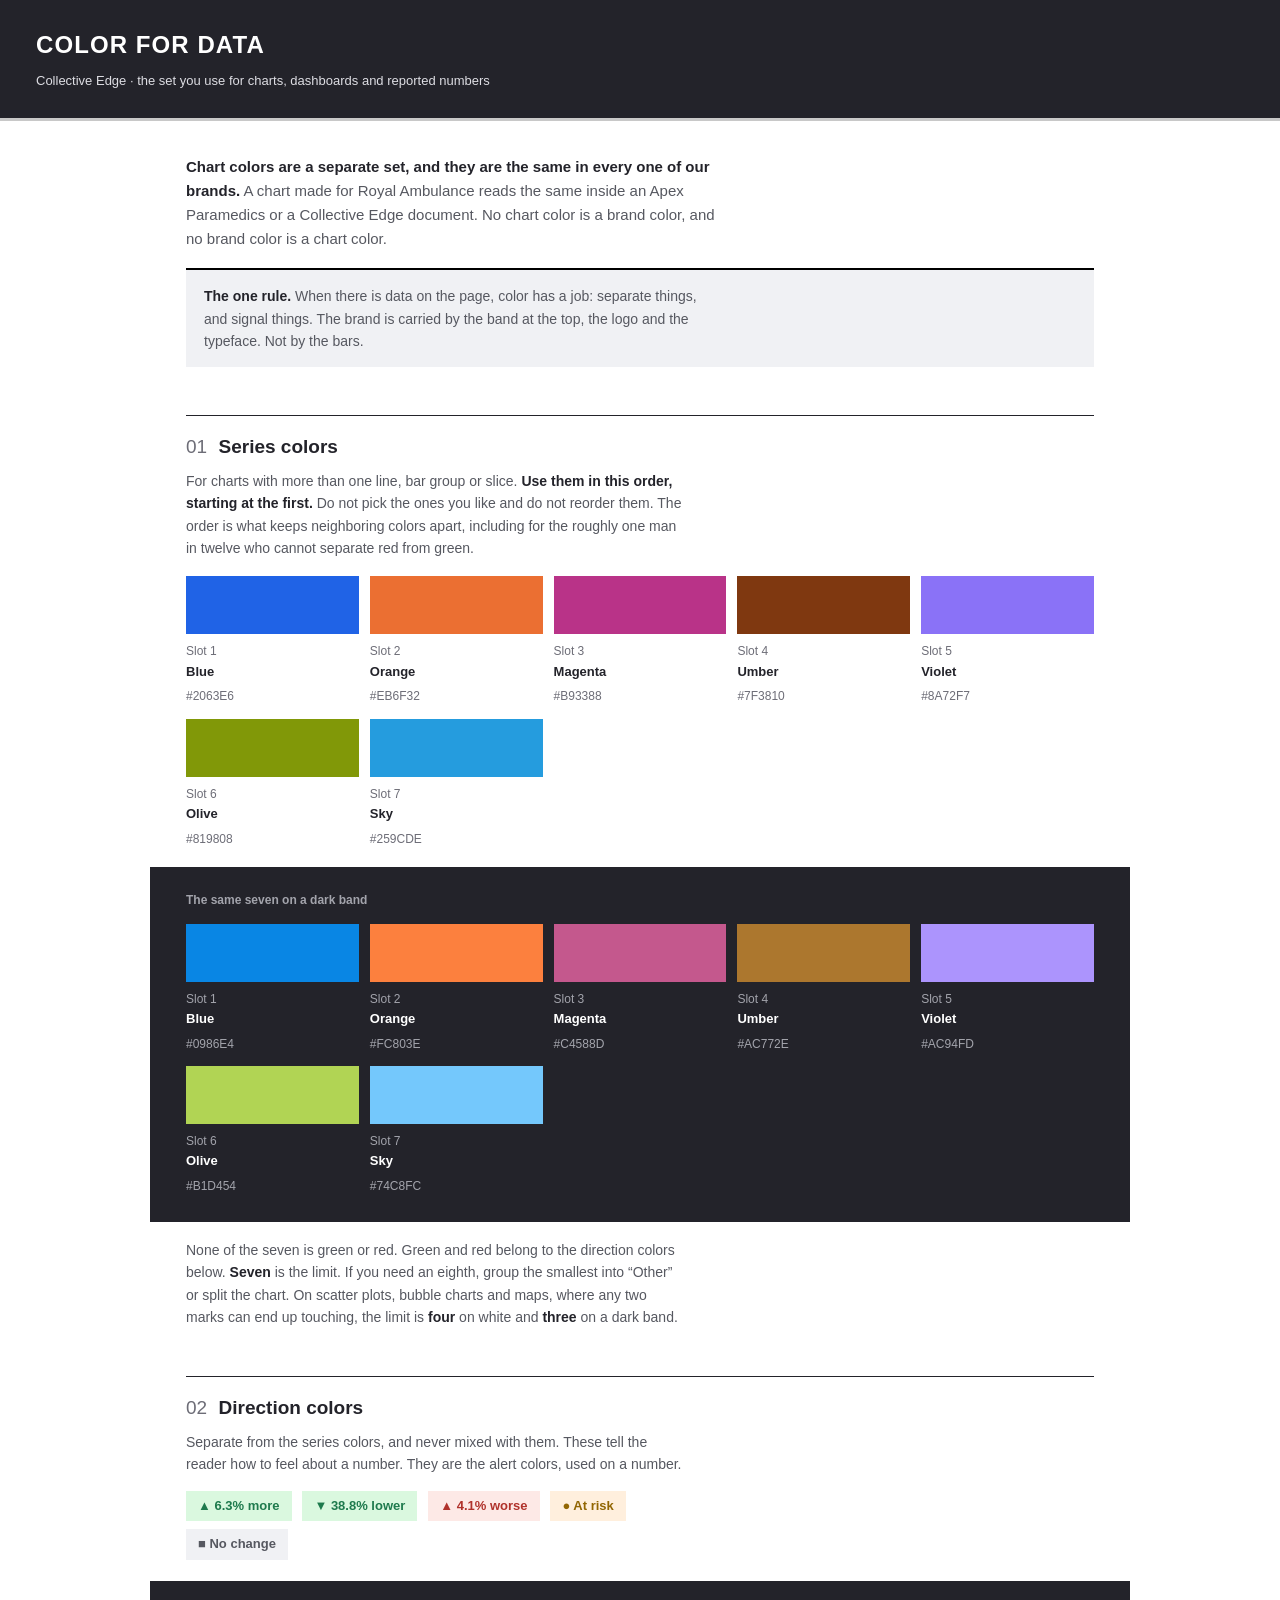
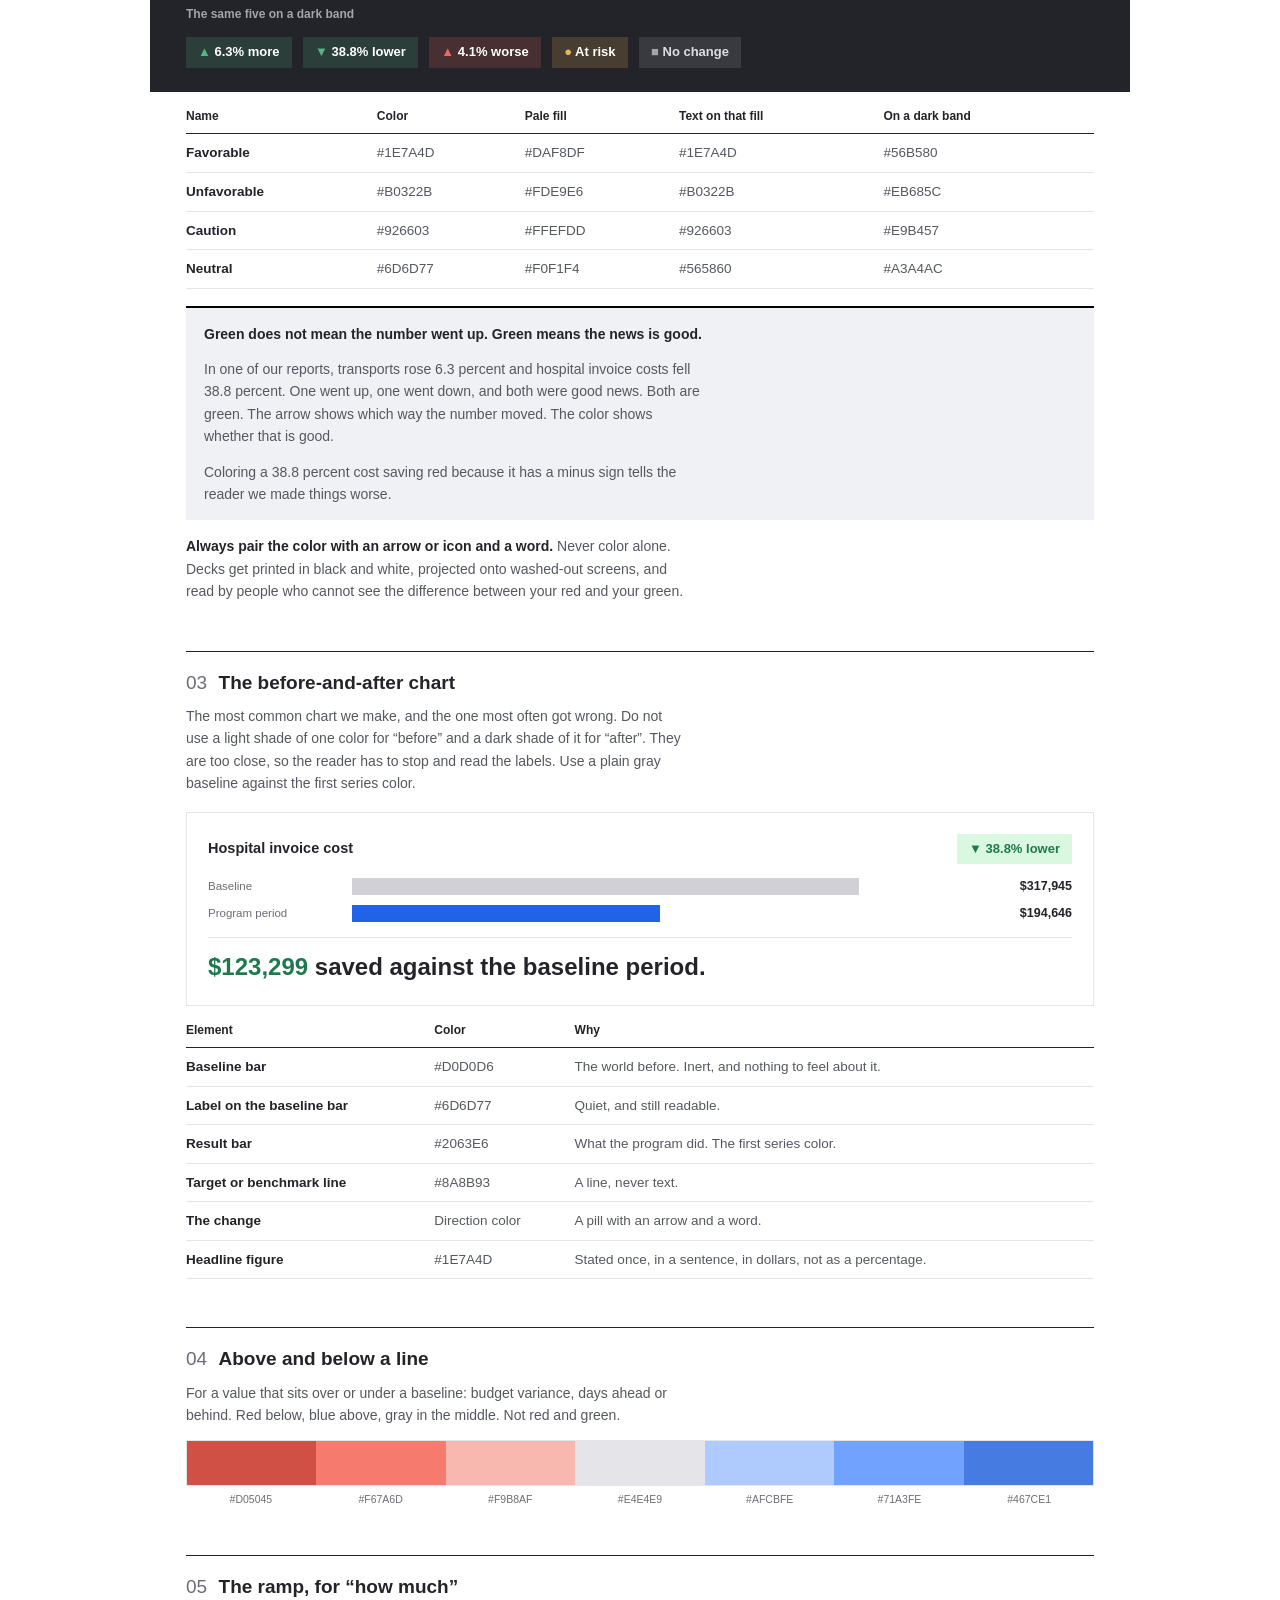
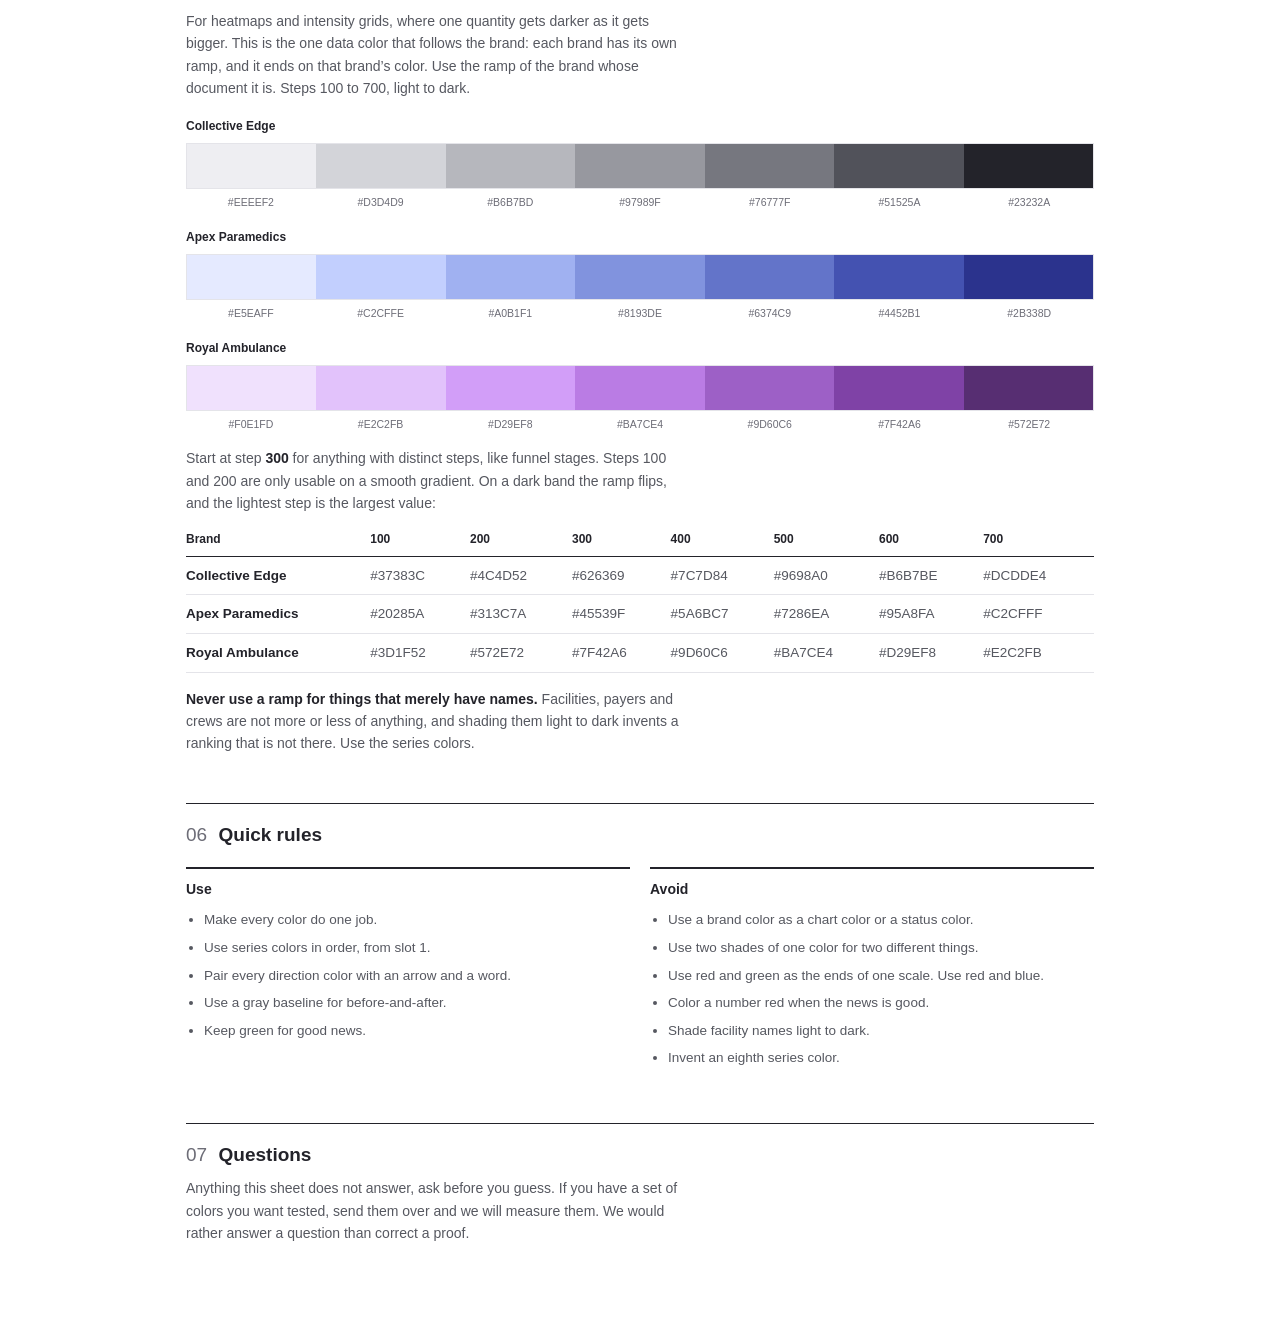
<file: for-humans/data-color-sheet.html>
<!doctype html>
<html lang="en">
<head>
<meta charset="utf-8">
<meta name="viewport" content="width=device-width, initial-scale=1">
<title>Collective Edge · color for data</title>
<!--
  Self-contained. No install, no network, no account. Open it in a browser.
  Every value below is a literal hex so this file keeps working offline and
  after any change to the kit. If it disagrees with reference/data-color.md
  in the repository, the repository is right.
-->
<style>
  :root{
    --ink:#23232A; --ink-2:#565860; --ink-3:#6D6D77;
    --paper:#FFFFFF; --rule:#E4E4E9; --border:#D0D0D6; --surface:#F0F1F4; --brand:#000000; --band:#23232A; --band-rule:#C8C8C8;
    --s1:#2063e6; --s2:#eb6f32; --s3:#b93388; --s4:#7f3810; --s5:#8a72f7; --s6:#819808; --s7:#259cde;
    --d1:#0986e4; --d2:#fc803e; --d3:#c4588d; --d4:#ac772e; --d5:#ac94fd; --d6:#b1d454; --d7:#74c8fc;
    --fav:#1E7A4D; --fav-t:#DAF8DF; --fav-i:#1E7A4D; --fav-d:#56B580;
    --unf:#B0322B; --unf-t:#FDE9E6; --unf-i:#B0322B; --unf-d:#EB685C;
    --cau:#926603; --cau-t:#FFEFDD; --cau-i:#926603; --cau-d:#E9B457;
    --neu:#6D6D77; --neu-t:#F0F1F4; --neu-i:#565860; --neu-d:#A3A4AC;
    --base:#D0D0D6;
  }
  *{box-sizing:border-box}
  body{margin:0;background:var(--paper);color:var(--ink);line-height:1.6;
    font-family:"Montserrat","Helvetica Neue",Helvetica,Arial,sans-serif;}
  .band{background:var(--band);color:#fff;padding:26px 36px;border-bottom:3px solid var(--band-rule);}
  .band h1{margin:0;font-size:24px;font-weight:600;letter-spacing:.045em;text-transform:uppercase;}
  .band p{margin:7px 0 0;color:#DDDDE3;font-size:13px;}
  .sheet{max-width:980px;margin:0 auto;padding:34px 36px 80px;}
  section{margin-top:48px;border-top:1px solid var(--ink);padding-top:16px;}
  h2{font-size:19px;font-weight:700;margin:0 0 7px;}
  h2 .num{font-weight:400;color:var(--ink-3);margin-right:.6em;font-variant-numeric:tabular-nums;}
  p{margin:0 0 13px;color:var(--ink-2);max-width:64ch;font-size:14px;}
  p strong{color:var(--ink);}
  .grid{display:grid;grid-template-columns:repeat(auto-fill,minmax(146px,1fr));gap:11px;margin-top:17px;}
  .sw .chip{height:58px;display:block;}
  .sw .m{padding:8px 0 0;}
  .sw .n{font-size:13px;font-weight:600;display:block;}
  .sw .h{font-size:12px;color:var(--ink-3);font-variant-numeric:tabular-nums;}
  .sw .o{font-size:12px;color:var(--ink-3);display:block;}
  .dark{background:var(--band);padding:24px 36px;margin:17px -36px 0;}
  .dark .sw .n{color:#fff;} .dark .sw .h,.dark .sw .o{color:#A3A4AC;}
  .dark .lab{color:#A3A4AC;font-size:12px;font-weight:600;margin:0 0 13px;}
  .pill{display:inline-block;padding:5px 12px;font-size:13px;font-weight:600;margin:0 7px 8px 0;}
  .ramp{display:flex;border:1px solid var(--rule);overflow:hidden;margin-top:6px;}
  .ramp span{flex:1;height:44px;display:block;}
  .rl{display:flex;margin-top:5px;}
  .rl span{flex:1;text-align:center;font-size:10.5px;color:var(--ink-3);font-variant-numeric:tabular-nums;}
  .rn{font-size:12px;font-weight:600;color:var(--ink);margin:18px 0 0;}
  .demo{border:1px solid var(--rule);padding:21px;margin-top:17px;}
  .bar{display:grid;grid-template-columns:132px 1fr 104px;align-items:center;gap:12px;margin-bottom:7px;}
  .bar .l{font-size:11.5px;color:var(--ink-3);}
  .bar .t{height:17px;} .bar .f{height:100%;}
  .bar .v{font-size:12.5px;font-weight:700;text-align:right;font-variant-numeric:tabular-nums;}
  .head{display:flex;align-items:center;justify-content:space-between;gap:14px;margin-bottom:12px;flex-wrap:wrap;}
  .head .t{font-weight:700;font-size:14.5px;}
  table{border-collapse:collapse;width:100%;margin-top:15px;font-size:13.5px;}
  th{text-align:left;font-size:12px;font-weight:600;color:var(--ink);padding:0 12px 7px 0;border-bottom:1px solid var(--ink);}
  td{padding:8px 12px 8px 0;border-bottom:1px solid var(--rule);color:var(--ink-2);vertical-align:top;font-variant-numeric:tabular-nums;}
  td:first-child{color:var(--ink);font-weight:600;}
  .note{border-top:2px solid var(--brand);background:var(--surface);padding:15px 18px;margin-top:17px;}
  .note p:last-child{margin-bottom:0;}
  .cols h3{font-size:14px;font-weight:600;color:var(--ink);margin:0 0 9px;padding-top:9px;border-top:2px solid var(--ink);}
  .cols{display:grid;grid-template-columns:repeat(auto-fit,minmax(255px,1fr));gap:20px;margin-top:17px;}
  ul{margin:0;padding-left:18px;color:var(--ink-2);font-size:13.5px;}
  li{margin-bottom:6px;}
  @media print{.band,.dark,.chip,.ramp span,.pill,.bar .f,.note{-webkit-print-color-adjust:exact;print-color-adjust:exact;}}
</style>
</head>
<body>

<div class="band">
  <h1>Color for data</h1>
  <p>Collective Edge · the set you use for charts, dashboards and reported numbers</p>
</div>

<div class="sheet">

<p style="font-size:15px;"><strong>Chart colors are a separate set, and they are the same in every one of our brands.</strong> A chart made for Royal Ambulance reads the same inside an Apex Paramedics or a Collective Edge document. No chart color is a brand color, and no brand color is a chart color.</p>

<div class="note">
<p><strong>The one rule.</strong> When there is data on the page, color has a job: separate things, and signal things. The brand is carried by the band at the top, the logo and the typeface. Not by the bars.</p>
</div>

<section>
<h2><span class="num">01</span>Series colors</h2>
<p>For charts with more than one line, bar group or slice. <strong>Use them in this order, starting at the first.</strong> Do not pick the ones you like and do not reorder them. The order is what keeps neighboring colors apart, including for the roughly one man in twelve who cannot separate red from green.</p>
<div class="grid">
  <div class="sw"><span class="chip" style="background:var(--s1)"></span><div class="m"><span class="o">Slot 1</span><span class="n">Blue</span><span class="h">#2063E6</span></div></div>
  <div class="sw"><span class="chip" style="background:var(--s2)"></span><div class="m"><span class="o">Slot 2</span><span class="n">Orange</span><span class="h">#EB6F32</span></div></div>
  <div class="sw"><span class="chip" style="background:var(--s3)"></span><div class="m"><span class="o">Slot 3</span><span class="n">Magenta</span><span class="h">#B93388</span></div></div>
  <div class="sw"><span class="chip" style="background:var(--s4)"></span><div class="m"><span class="o">Slot 4</span><span class="n">Umber</span><span class="h">#7F3810</span></div></div>
  <div class="sw"><span class="chip" style="background:var(--s5)"></span><div class="m"><span class="o">Slot 5</span><span class="n">Violet</span><span class="h">#8A72F7</span></div></div>
  <div class="sw"><span class="chip" style="background:var(--s6)"></span><div class="m"><span class="o">Slot 6</span><span class="n">Olive</span><span class="h">#819808</span></div></div>
  <div class="sw"><span class="chip" style="background:var(--s7)"></span><div class="m"><span class="o">Slot 7</span><span class="n">Sky</span><span class="h">#259CDE</span></div></div>
</div>

<div class="dark">
  <p class="lab">The same seven on a dark band</p>
  <div class="grid" style="margin-top:0">
    <div class="sw"><span class="chip" style="background:var(--d1)"></span><div class="m"><span class="o">Slot 1</span><span class="n">Blue</span><span class="h">#0986E4</span></div></div>
    <div class="sw"><span class="chip" style="background:var(--d2)"></span><div class="m"><span class="o">Slot 2</span><span class="n">Orange</span><span class="h">#FC803E</span></div></div>
    <div class="sw"><span class="chip" style="background:var(--d3)"></span><div class="m"><span class="o">Slot 3</span><span class="n">Magenta</span><span class="h">#C4588D</span></div></div>
    <div class="sw"><span class="chip" style="background:var(--d4)"></span><div class="m"><span class="o">Slot 4</span><span class="n">Umber</span><span class="h">#AC772E</span></div></div>
    <div class="sw"><span class="chip" style="background:var(--d5)"></span><div class="m"><span class="o">Slot 5</span><span class="n">Violet</span><span class="h">#AC94FD</span></div></div>
    <div class="sw"><span class="chip" style="background:var(--d6)"></span><div class="m"><span class="o">Slot 6</span><span class="n">Olive</span><span class="h">#B1D454</span></div></div>
    <div class="sw"><span class="chip" style="background:var(--d7)"></span><div class="m"><span class="o">Slot 7</span><span class="n">Sky</span><span class="h">#74C8FC</span></div></div>
  </div>
</div>

<p style="margin-top:17px;">None of the seven is green or red. Green and red belong to the direction colors below. <strong>Seven</strong> is the limit. If you need an eighth, group the smallest into “Other” or split the chart. On scatter plots, bubble charts and maps, where any two marks can end up touching, the limit is <strong>four</strong> on white and <strong>three</strong> on a dark band.</p>
</section>

<section>
<h2><span class="num">02</span>Direction colors</h2>
<p>Separate from the series colors, and never mixed with them. These tell the reader how to feel about a number. They are the alert colors, used on a number.</p>
<p style="margin-top:15px;">
  <span class="pill" style="background:var(--fav-t);color:var(--fav-i)">&#9650; 6.3% more</span>
  <span class="pill" style="background:var(--fav-t);color:var(--fav-i)">&#9660; 38.8% lower</span>
  <span class="pill" style="background:var(--unf-t);color:var(--unf-i)">&#9650; 4.1% worse</span>
  <span class="pill" style="background:var(--cau-t);color:var(--cau-i)">&#9679; At risk</span>
  <span class="pill" style="background:var(--neu-t);color:var(--neu-i)">&#9632; No change</span>
</p>
<div class="dark" style="margin-top:6px;padding-bottom:16px;">
  <p class="lab">The same five on a dark band</p>
  <span class="pill" style="background:rgba(86,181,128,.18);color:#fff"><span style="color:var(--fav-d)">&#9650;</span> 6.3% more</span>
  <span class="pill" style="background:rgba(86,181,128,.18);color:#fff"><span style="color:var(--fav-d)">&#9660;</span> 38.8% lower</span>
  <span class="pill" style="background:rgba(235,104,92,.18);color:#fff"><span style="color:var(--unf-d)">&#9650;</span> 4.1% worse</span>
  <span class="pill" style="background:rgba(233,180,87,.18);color:#fff"><span style="color:var(--cau-d)">&#9679;</span> At risk</span>
  <span class="pill" style="background:rgba(255,255,255,.10);color:#DDDDE3"><span style="color:var(--neu-d)">&#9632;</span> No change</span>
</div>
<table>
<tr><th>Name</th><th>Color</th><th>Pale fill</th><th>Text on that fill</th><th>On a dark band</th></tr>
<tr><td>Favorable</td><td>#1E7A4D</td><td>#DAF8DF</td><td>#1E7A4D</td><td>#56B580</td></tr>
<tr><td>Unfavorable</td><td>#B0322B</td><td>#FDE9E6</td><td>#B0322B</td><td>#EB685C</td></tr>
<tr><td>Caution</td><td>#926603</td><td>#FFEFDD</td><td>#926603</td><td>#E9B457</td></tr>
<tr><td>Neutral</td><td>#6D6D77</td><td>#F0F1F4</td><td>#565860</td><td>#A3A4AC</td></tr>
</table>

<div class="note">
<p><strong>Green does not mean the number went up. Green means the news is good.</strong></p>
<p>In one of our reports, transports rose 6.3 percent and hospital invoice costs fell 38.8 percent. One went up, one went down, and both were good news. Both are green. The arrow shows which way the number moved. The color shows whether that is good.</p>
<p>Coloring a 38.8 percent cost saving red because it has a minus sign tells the reader we made things worse.</p>
</div>

<p style="margin-top:15px;"><strong>Always pair the color with an arrow or icon and a word.</strong> Never color alone. Decks get printed in black and white, projected onto washed-out screens, and read by people who cannot see the difference between your red and your green.</p>
</section>

<section>
<h2><span class="num">03</span>The before-and-after chart</h2>
<p>The most common chart we make, and the one most often got wrong. Do not use a light shade of one color for “before” and a dark shade of it for “after”. They are too close, so the reader has to stop and read the labels. Use a plain gray baseline against the first series color.</p>
<div class="demo">
  <div class="head">
    <span class="t">Hospital invoice cost</span>
    <span class="pill" style="background:var(--fav-t);color:var(--fav-i);margin:0;">&#9660; 38.8% lower</span>
  </div>
  <div class="bar"><span class="l">Baseline</span><div class="t"><div class="f" style="width:84%;background:var(--base)"></div></div><span class="v">$317,945</span></div>
  <div class="bar"><span class="l">Program period</span><div class="t"><div class="f" style="width:51%;background:var(--s1)"></div></div><span class="v">$194,646</span></div>
  <div style="border-top:1px solid var(--rule);margin-top:14px;padding-top:13px;">
    <span style="font-size:24px;line-height:1.35;font-weight:600;color:var(--ink);font-variant-numeric:tabular-nums;"><span style="color:var(--fav)">$123,299</span> saved against the baseline period.</span>
  </div>
</div>
<table>
<tr><th>Element</th><th>Color</th><th>Why</th></tr>
<tr><td>Baseline bar</td><td>#D0D0D6</td><td>The world before. Inert, and nothing to feel about it.</td></tr>
<tr><td>Label on the baseline bar</td><td>#6D6D77</td><td>Quiet, and still readable.</td></tr>
<tr><td>Result bar</td><td>#2063E6</td><td>What the program did. The first series color.</td></tr>
<tr><td>Target or benchmark line</td><td>#8A8B93</td><td>A line, never text.</td></tr>
<tr><td>The change</td><td>Direction color</td><td>A pill with an arrow and a word.</td></tr>
<tr><td>Headline figure</td><td>#1E7A4D</td><td>Stated once, in a sentence, in dollars, not as a percentage.</td></tr>
</table>
</section>

<section>
<h2><span class="num">04</span>Above and below a line</h2>
<p>For a value that sits over or under a baseline: budget variance, days ahead or behind. Red below, blue above, gray in the middle. Not red and green.</p>
<div class="ramp"><span style="background:#d05045"></span><span style="background:#f67a6d"></span><span style="background:#f9b8af"></span><span style="background:#E4E4E9"></span><span style="background:#afcbfe"></span><span style="background:#71a3fe"></span><span style="background:#467ce1"></span></div>
<div class="rl"><span>#D05045</span><span>#F67A6D</span><span>#F9B8AF</span><span>#E4E4E9</span><span>#AFCBFE</span><span>#71A3FE</span><span>#467CE1</span></div>
</section>

<section>
<h2><span class="num">05</span>The ramp, for “how much”</h2>
<p>For heatmaps and intensity grids, where one quantity gets darker as it gets bigger. This is the one data color that follows the brand: each brand has its own ramp, and it ends on that brand’s color. Use the ramp of the brand whose document it is. Steps 100 to 700, light to dark.</p>
<p class="rn">Collective Edge</p>
<div class="ramp"><span style="background:#EEEEF2"></span><span style="background:#D3D4D9"></span><span style="background:#B6B7BD"></span><span style="background:#97989F"></span><span style="background:#76777F"></span><span style="background:#51525A"></span><span style="background:#23232A"></span></div>
<div class="rl"><span>#EEEEF2</span><span>#D3D4D9</span><span>#B6B7BD</span><span>#97989F</span><span>#76777F</span><span>#51525A</span><span>#23232A</span></div>
<p class="rn">Apex Paramedics</p>
<div class="ramp"><span style="background:#E5EAFF"></span><span style="background:#C2CFFE"></span><span style="background:#A0B1F1"></span><span style="background:#8193DE"></span><span style="background:#6374C9"></span><span style="background:#4452B1"></span><span style="background:#2B338D"></span></div>
<div class="rl"><span>#E5EAFF</span><span>#C2CFFE</span><span>#A0B1F1</span><span>#8193DE</span><span>#6374C9</span><span>#4452B1</span><span>#2B338D</span></div>
<p class="rn">Royal Ambulance</p>
<div class="ramp"><span style="background:#f0e1fd"></span><span style="background:#e2c2fb"></span><span style="background:#d29ef8"></span><span style="background:#ba7ce4"></span><span style="background:#9d60c6"></span><span style="background:#7f42a6"></span><span style="background:#572e72"></span></div>
<div class="rl"><span>#F0E1FD</span><span>#E2C2FB</span><span>#D29EF8</span><span>#BA7CE4</span><span>#9D60C6</span><span>#7F42A6</span><span>#572E72</span></div>

<p style="margin-top:15px;">Start at step <strong>300</strong> for anything with distinct steps, like funnel stages. Steps 100 and 200 are only usable on a smooth gradient. On a dark band the ramp flips, and the lightest step is the largest value:</p>
<table>
<tr><th>Brand</th><th>100</th><th>200</th><th>300</th><th>400</th><th>500</th><th>600</th><th>700</th></tr>
<tr><td>Collective Edge</td><td>#37383C</td><td>#4C4D52</td><td>#626369</td><td>#7C7D84</td><td>#9698A0</td><td>#B6B7BE</td><td>#DCDDE4</td></tr>
<tr><td>Apex Paramedics</td><td>#20285A</td><td>#313C7A</td><td>#45539F</td><td>#5A6BC7</td><td>#7286EA</td><td>#95A8FA</td><td>#C2CFFF</td></tr>
<tr><td>Royal Ambulance</td><td>#3D1F52</td><td>#572E72</td><td>#7F42A6</td><td>#9D60C6</td><td>#BA7CE4</td><td>#D29EF8</td><td>#E2C2FB</td></tr>
</table>
<p style="margin-top:15px;"><strong>Never use a ramp for things that merely have names.</strong> Facilities, payers and crews are not more or less of anything, and shading them light to dark invents a ranking that is not there. Use the series colors.</p>
</section>

<section>
<h2><span class="num">06</span>Quick rules</h2>
<div class="cols">
<div>
<h3>Use</h3>
<ul>
<li>Make every color do one job.</li>
<li>Use series colors in order, from slot 1.</li>
<li>Pair every direction color with an arrow and a word.</li>
<li>Use a gray baseline for before-and-after.</li>
<li>Keep green for good news.</li>
</ul>
</div>
<div>
<h3>Avoid</h3>
<ul>
<li>Use a brand color as a chart color or a status color.</li>
<li>Use two shades of one color for two different things.</li>
<li>Use red and green as the ends of one scale. Use red and blue.</li>
<li>Color a number red when the news is good.</li>
<li>Shade facility names light to dark.</li>
<li>Invent an eighth series color.</li>
</ul>
</div>
</div>
</section>

<section>
<h2><span class="num">07</span>Questions</h2>
<p>Anything this sheet does not answer, ask before you guess. If you have a set of colors you want tested, send them over and we will measure them. We would rather answer a question than correct a proof.</p>
</section>

</div>
</body>
</html>
</file>
